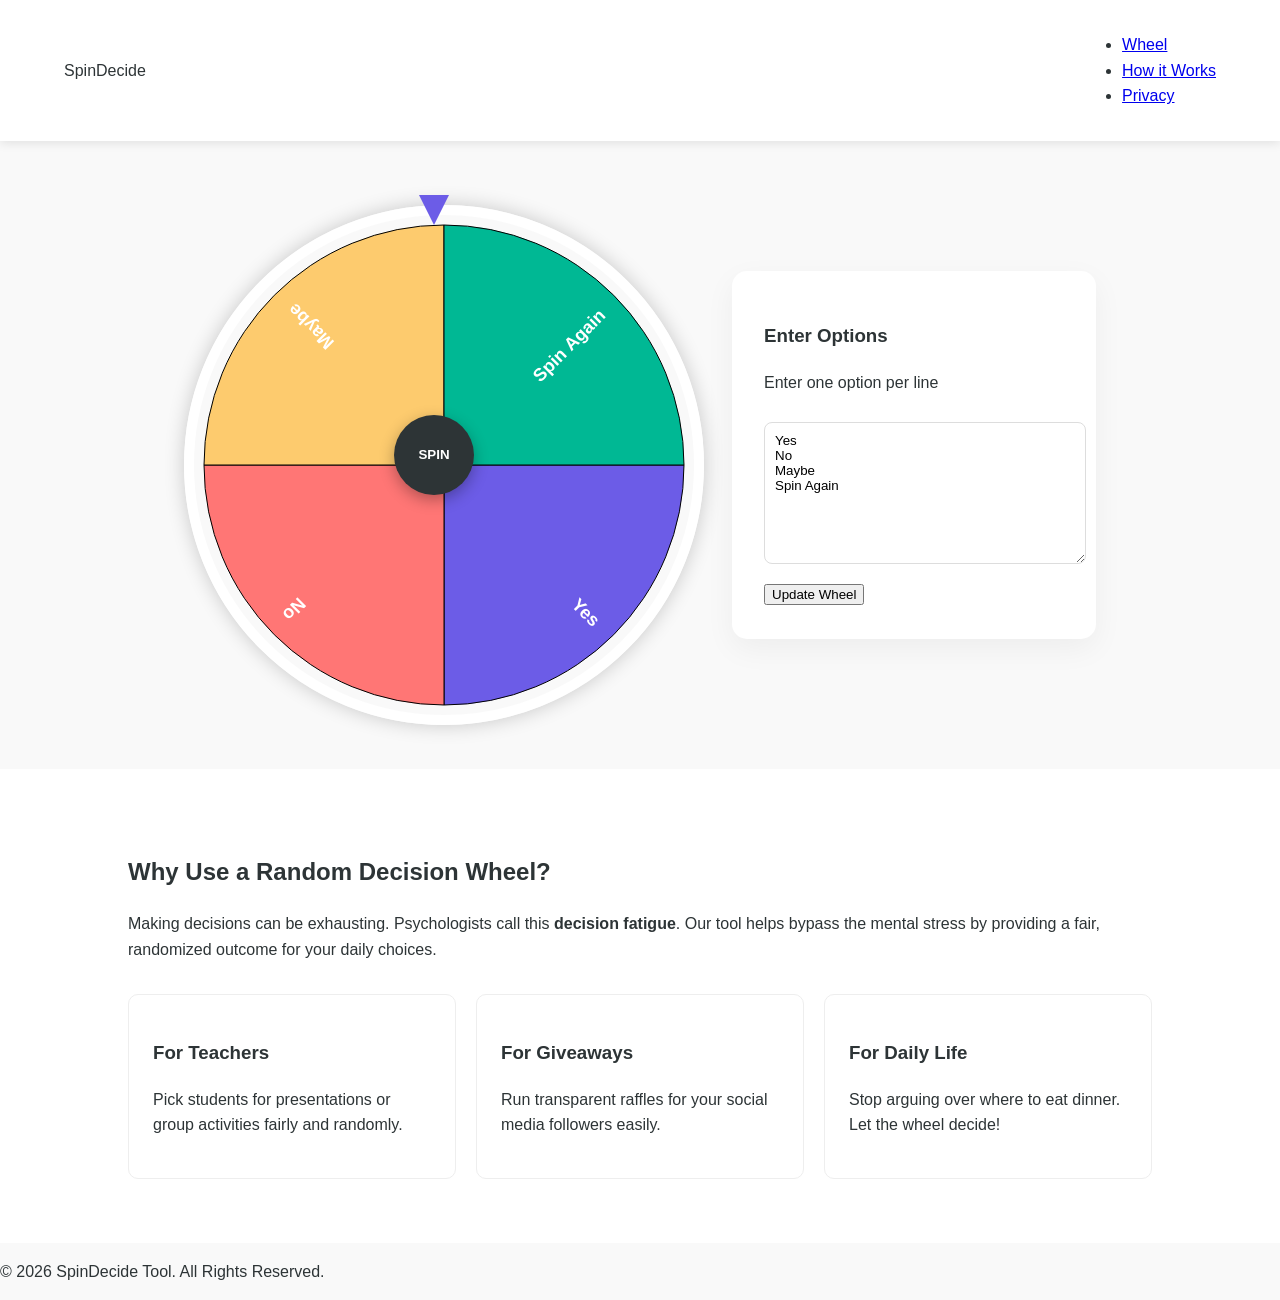
<file: index.html>
<!DOCTYPE html>
<html lang="en">
<head>
    <meta charset="UTF-8">
    <meta name="viewport" content="width=device-width, initial-scale=1.0">
    <title>Random Spin Wheel | Pro Decision Maker Tool</title>
    <meta name="description" content="Use our free, fair random picker wheel to make decisions. Perfect for teachers, raffles, and games.">
    <link rel="stylesheet" href="style.css">
    
    <script type="application/ld+json">
    {
      "@context": "https://schema.org",
      "@type": "SoftwareApplication",
      "name": "Random Decision Wheel",
      "operatingSystem": "Web",
      "applicationCategory": "UtilitiesApplication",
      "offers": { "@type": "Offer", "price": "0" }
    }
    </script>
</head>
<body>
    <nav class="navbar">
        <div class="logo">SpinDecide</div>
        <ul class="nav-links">
            <li><a href="#wheel-section">Wheel</a></li>
            <li><a href="#how-to">How it Works</a></li>
            <li><a href="/privacy-policy.html">Privacy</a></li>
        </ul>
    </nav>

    <main>
        <section id="wheel-section" class="hero">
            <div class="container">
                <div class="wheel-wrapper">
                    <div class="pointer"></div>
                    <canvas id="wheel" width="500" height="500"></canvas>
                    <button id="spin-btn">SPIN</button>
                </div>

                <div class="input-card">
                    <h3>Enter Options</h3>
                    <p>Enter one option per line</p>
                    <textarea id="options-input" rows="8">Yes&#10;No&#10;Maybe&#10;Spin Again</textarea>
                    <button id="update-btn">Update Wheel</button>
                </div>
            </div>
        </section>

        <section id="how-to" class="content-area">
            <h2>Why Use a Random Decision Wheel?</h2>
            <p>Making decisions can be exhausting. Psychologists call this <strong>decision fatigue</strong>. Our tool helps bypass the mental stress by providing a fair, randomized outcome for your daily choices.</p>
            
            <div class="grid">
                <div class="card">
                    <h3>For Teachers</h3>
                    <p>Pick students for presentations or group activities fairly and randomly.</p>
                </div>
                <div class="card">
                    <h3>For Giveaways</h3>
                    <p>Run transparent raffles for your social media followers easily.</p>
                </div>
                <div class="card">
                    <h3>For Daily Life</h3>
                    <p>Stop arguing over where to eat dinner. Let the wheel decide!</p>
                </div>
            </div>
        </section>
    </main>

    <footer>
        <p>&copy; 2026 SpinDecide Tool. All Rights Reserved.</p>
    </footer>

    <script src="script.js"></script>
</body>
</html>
</file>
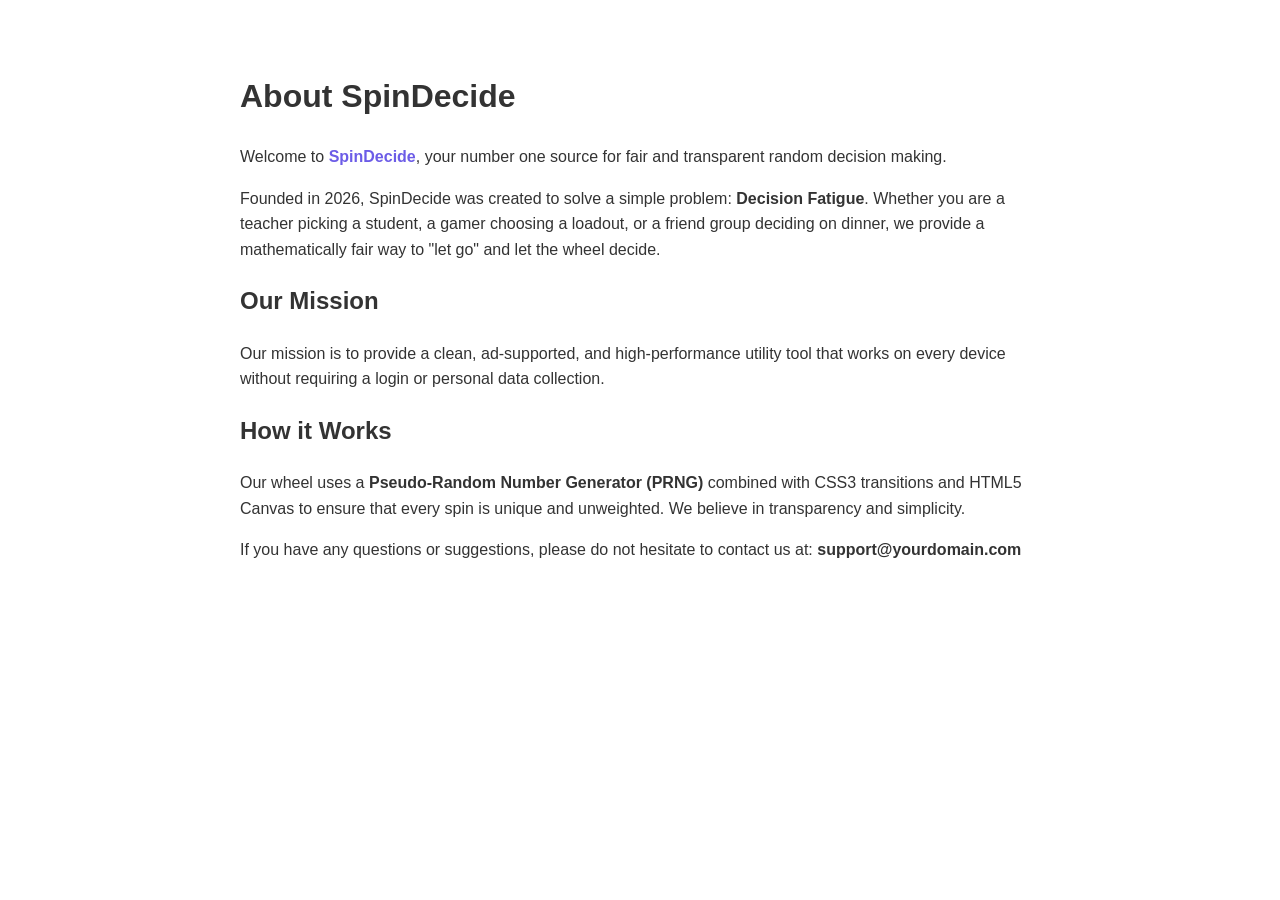
<file: aboutus.html>
<!DOCTYPE html>
<html lang="en">
<head>
    <meta charset="UTF-8">
    <title>About Us | SpinDecide</title>
    <style>
        body { font-family: sans-serif; line-height: 1.6; padding: 50px; color: #333; max-width: 800px; margin: auto; }
        .highlight { color: #6c5ce7; font-weight: bold; }
    </style>
</head>
<body>
    <h1>About SpinDecide</h1>
    <p>Welcome to <span class="highlight">SpinDecide</span>, your number one source for fair and transparent random decision making.</p>
    
    <p>Founded in 2026, SpinDecide was created to solve a simple problem: <strong>Decision Fatigue</strong>. Whether you are a teacher picking a student, a gamer choosing a loadout, or a friend group deciding on dinner, we provide a mathematically fair way to "let go" and let the wheel decide.</p>

    <h2>Our Mission</h2>
    <p>Our mission is to provide a clean, ad-supported, and high-performance utility tool that works on every device without requiring a login or personal data collection.</p>

    <h2>How it Works</h2>
    <p>Our wheel uses a <strong>Pseudo-Random Number Generator (PRNG)</strong> combined with CSS3 transitions and HTML5 Canvas to ensure that every spin is unique and unweighted. We believe in transparency and simplicity.</p>

    <p>If you have any questions or suggestions, please do not hesitate to contact us at: <strong>support@yourdomain.com</strong></p>
</body>
</html>
</file>
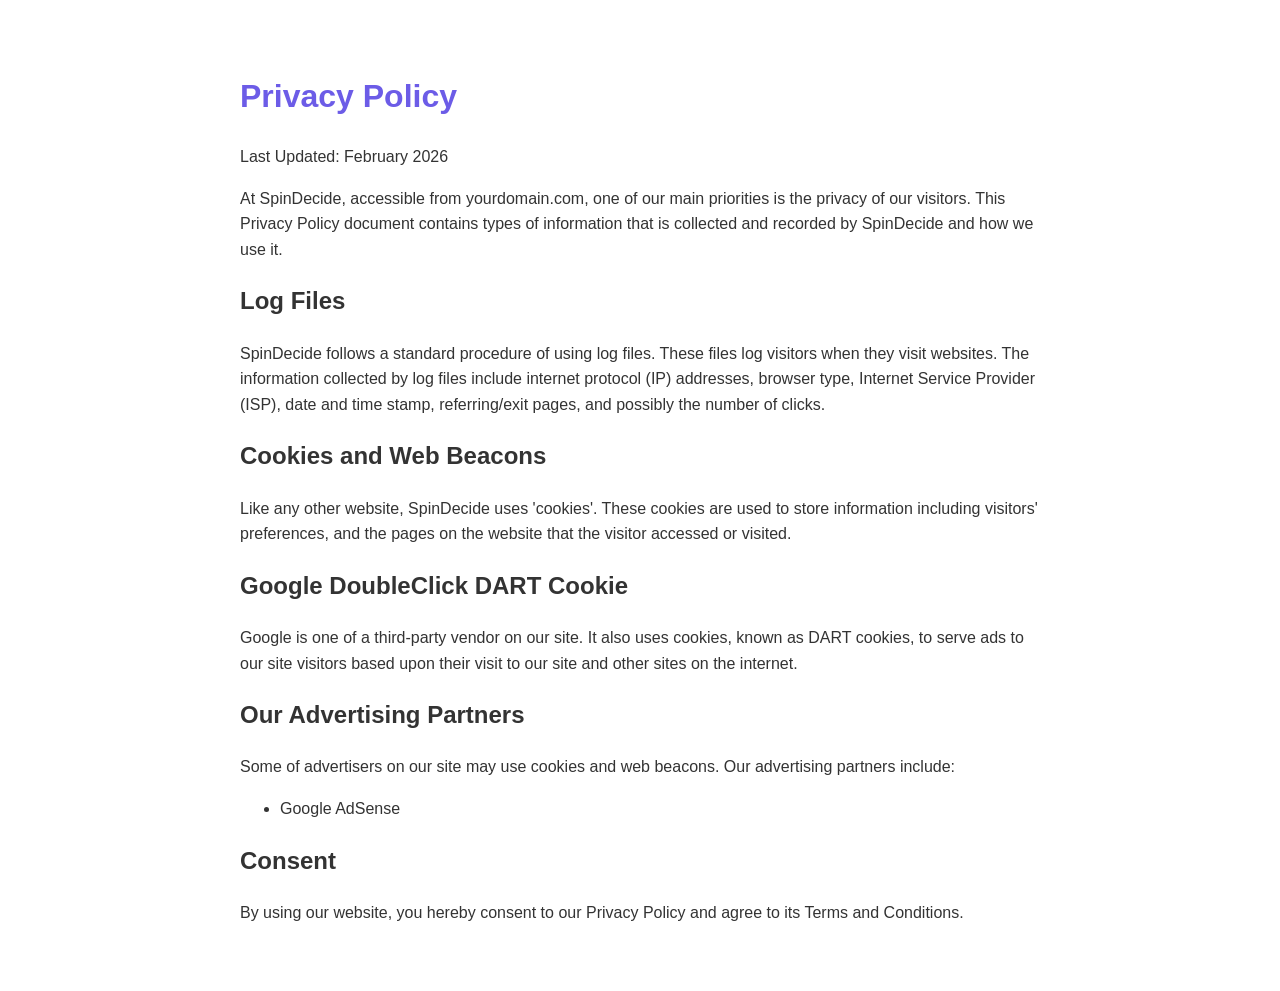
<file: privacy.html>
<!DOCTYPE html>
<html lang="en">
<head>
    <meta charset="UTF-8">
    <title>Privacy Policy | SpinDecide</title>
    <style>
        body { font-family: sans-serif; line-height: 1.6; padding: 50px; color: #333; max-width: 800px; margin: auto; }
        h1 { color: #6c5ce7; }
    </style>
</head>
<body>
    <h1>Privacy Policy</h1>
    <p>Last Updated: February 2026</p>
    
    <p>At SpinDecide, accessible from yourdomain.com, one of our main priorities is the privacy of our visitors. This Privacy Policy document contains types of information that is collected and recorded by SpinDecide and how we use it.</p>

    <h2>Log Files</h2>
    <p>SpinDecide follows a standard procedure of using log files. These files log visitors when they visit websites. The information collected by log files include internet protocol (IP) addresses, browser type, Internet Service Provider (ISP), date and time stamp, referring/exit pages, and possibly the number of clicks.</p>

    <h2>Cookies and Web Beacons</h2>
    <p>Like any other website, SpinDecide uses 'cookies'. These cookies are used to store information including visitors' preferences, and the pages on the website that the visitor accessed or visited.</p>

    <h2>Google DoubleClick DART Cookie</h2>
    <p>Google is one of a third-party vendor on our site. It also uses cookies, known as DART cookies, to serve ads to our site visitors based upon their visit to our site and other sites on the internet.</p>

    <h2>Our Advertising Partners</h2>
    <p>Some of advertisers on our site may use cookies and web beacons. Our advertising partners include:</p>
    <ul>
        <li>Google AdSense</li>
    </ul>

    <h2>Consent</h2>
    <p>By using our website, you hereby consent to our Privacy Policy and agree to its Terms and Conditions.</p>
</body>
</html>
</file>
<file: style.css>
:root {
    --primary: #6c5ce7;
    --secondary: #a29bfe;
    --dark: #2d3436;
    --light: #f9f9f9;
}

body {
    font-family: 'Segoe UI', Tahoma, Geneva, Verdana, sans-serif;
    margin: 0; background-color: var(--light); color: var(--dark);
    line-height: 1.6;
}

.navbar {
    display: flex; justify-content: space-between; align-items: center;
    padding: 1rem 5%; background: white; box-shadow: 0 2px 10px rgba(0,0,0,0.1);
}

.hero { padding: 4rem 5%; display: flex; justify-content: center; }

.container {
    display: flex; flex-wrap: wrap; gap: 3rem; justify-content: center; align-items: center;
}

.wheel-wrapper { position: relative; width: 500px; height: 500px; }

canvas { width: 100%; height: auto; border-radius: 50%; border: 10px solid #fff; box-shadow: 0 0 20px rgba(0,0,0,0.2); }

.pointer {
    position: absolute; top: -10px; left: 50%; transform: translateX(-50%);
    width: 0; height: 0; border-left: 15px solid transparent;
    border-right: 15px solid transparent; border-top: 30px solid var(--primary); z-index: 10;
}

#spin-btn {
    position: absolute; top: 50%; left: 50%; transform: translate(-50%, -50%);
    width: 80px; height: 80px; border-radius: 50%; border: none;
    background: var(--dark); color: white; font-weight: bold; cursor: pointer;
    box-shadow: 0 5px 15px rgba(0,0,0,0.3); transition: 0.3s;
}

#spin-btn:hover { background: var(--primary); transform: translate(-50%, -50%) scale(1.1); }

.input-card { background: white; padding: 2rem; border-radius: 15px; box-shadow: 0 10px 30px rgba(0,0,0,0.05); width: 300px; }

textarea { width: 100%; padding: 10px; border: 1px solid #ddd; border-radius: 8px; margin: 10px 0; font-family: inherit; }

.content-area { padding: 4rem 10%; background: white; }

.grid { display: grid; grid-template-columns: repeat(auto-fit, minmax(250px, 1fr)); gap: 20px; margin-top: 2rem; }

.card { padding: 1.5rem; border: 1px solid #eee; border-radius: 10px; }

@media (max-width: 768px) { .wheel-wrapper { width: 300px; height: 300px; } }
</file>
